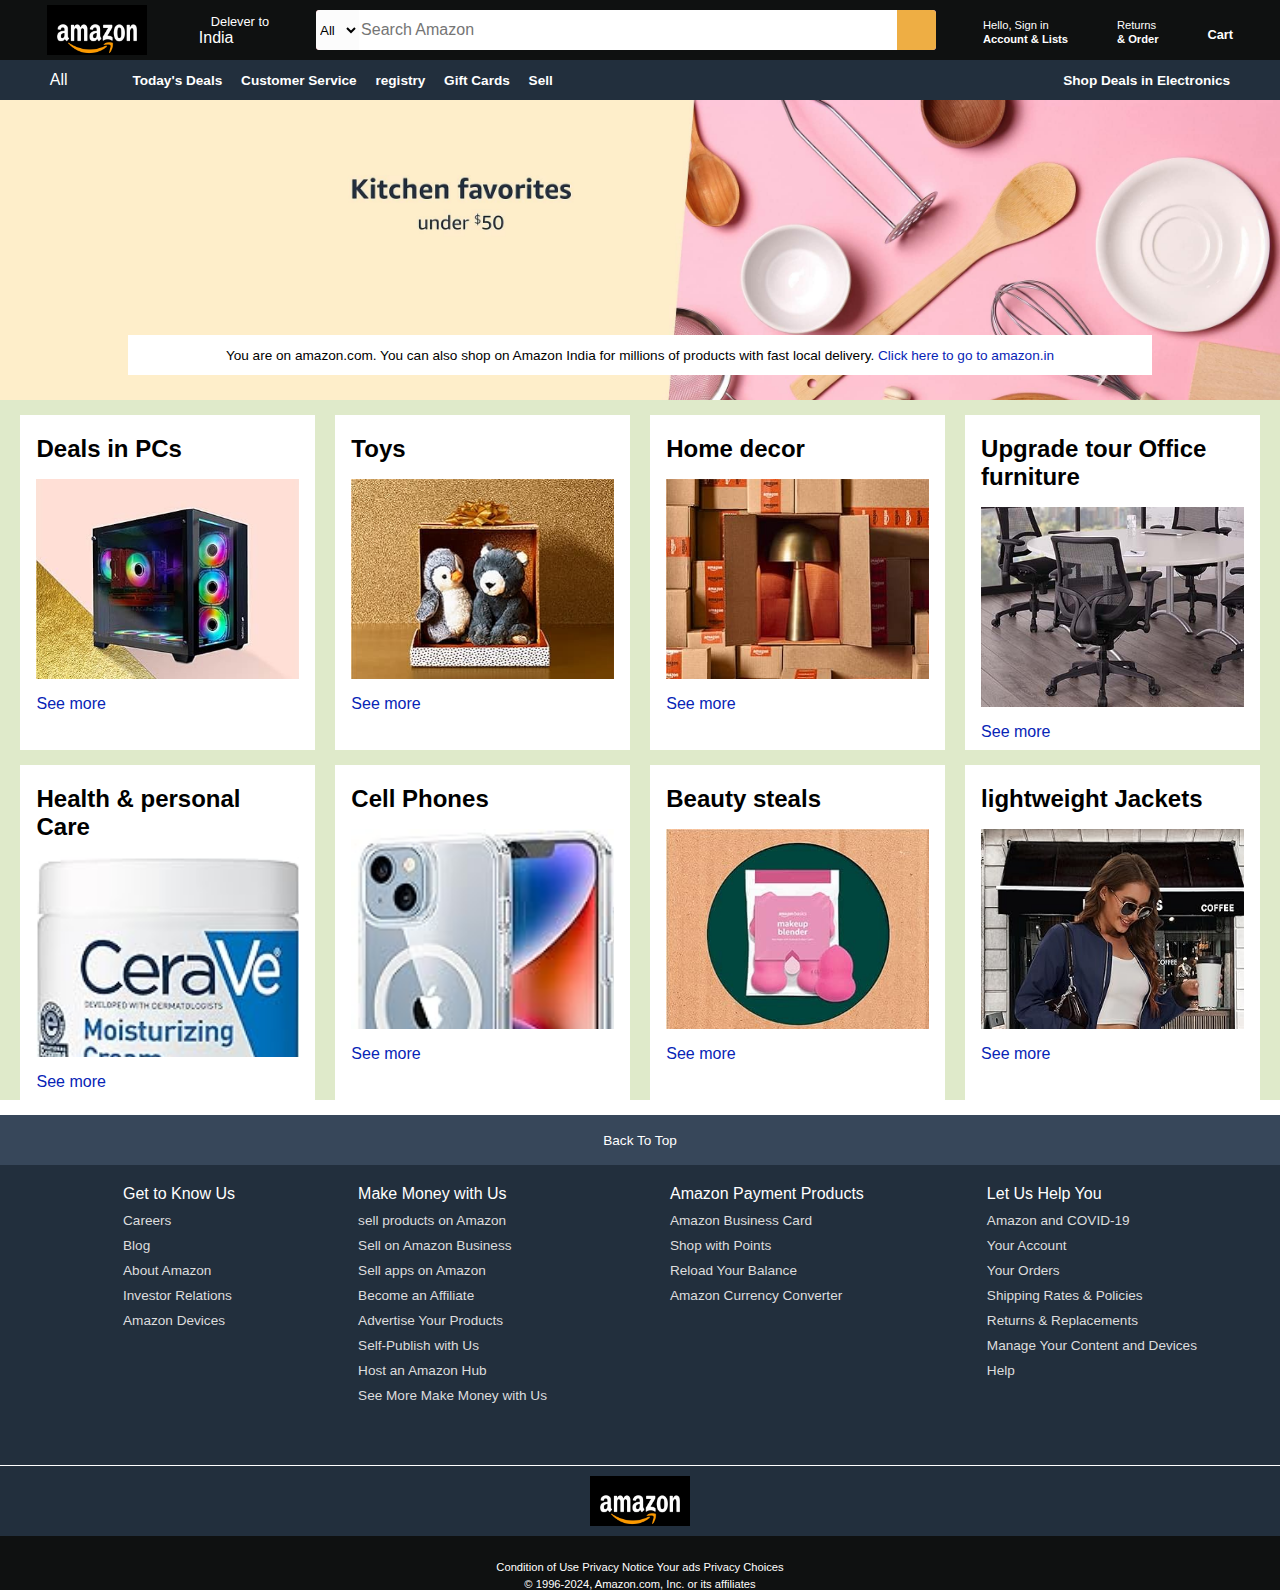
<file: Amazon-clone/index.html>
<!DOCTYPE html>
<html lang="en">
<head>
    <meta charset="UTF-8">
    <meta name="viewport" content="width=device-width, initial-scale=1.0">
    <title>Amazon</title>
    <link rel="stylesheet" href="https://cdnjs.cloudflare.com/ajax/libs/font-awesome/6.6.0/css/all.min.css" integrity="sha512-Kc323vGBEqzTmouAECnVceyQqyqdsSiqLQISBL29aUW4U/M7pSPA/gEUZQqv1cwx4OnYxTxve5UMg5GT6L4JJg==" crossorigin="anonymous" referrerpolicy="no-referrer" />
    <link rel="stylesheet" href="style.css"/>
</head>
<body>
    <header>
        <div class="navbar">
            <div class="nav-logo border">
                <div class="logo"></div>
            </div>
            <div class="nav-address border">
                <p class="add-first">Delever to</p>
                <div class="add-icon">
                    <i class="fa-solid fa-location-dot"></i>
                    <p class="add-second">India</p>
                </div>
            </div>
            <div class="nav-search">
                <select class="search-select">
                    <option>All</option>
                </select>
                <input placeholder="Search Amazon" class="search-input"/>
                <div class="search-icon">
                    <i class="fa-solid fa-magnifying-glass"></i>
                </div>
            </div>
            <div class="nav-signin border">
                <p><span>Hello, Sign in</span></p>
                <p class="nav-second">Account & Lists</p>
            </div>

            <div class="nav-return border">
                <p><span>Returns</span></p>
                <p class="nav-second">& Order</p>
            </div>

            <div class="nav-cart border">
                <i class="fa-solid fa-cart-shopping"></i>
                Cart
            </div>
        </div>

        <div class="panel">
            <div class="panel-all">
                <i class="fa-solid fa-bars"></i>
                All
            </div>
            <div class="panel-ops">
                <p>Today's Deals</p>
                <p>Customer Service</p>
                <p>registry</p>
                <p>Gift Cards</p>
                <p>Sell</p>
            </div>
            <div class="panel-deals">
                Shop Deals in Electronics
            </div>
        </div>

        
    </header>


    <div class="hero-section">
        <div class="hero-mess">
            <p>You are on amazon.com. You can also shop on Amazon India for millions of products with fast local delivery. <a>Click here to go to amazon.in</a></p>
        </div>
    </div>


    <div class="shop-section">
        <div class="box">
            <div class="box-content">
                <h2>Deals in PCs</h2>
                <div class="box-img" style="background-image: url('img1.jpg');"></div>
                <p>See more</p>
            </div>
        </div>
        <div class="box">
            <div class="box-content">
                <h2>Toys</h2>
                <div class="box-img" style="background-image: url('img2.jpg');"></div>
                <p>See more</p>
            </div>
        </div>
        <div class="box">
            <div class="box-content">
                <h2>Home decor</h2>
                <div class="box-img" style="background-image: url('img3.jpg');"></div>
                <p>See more</p>
            </div>
        </div>
        <div class="box">
            <div class="box-content">
                <h2>Upgrade tour Office furniture</h2>
                <div class="box-img" style="background-image: url('img4.jpg');"></div>
                <p>See more</p>
            </div>
        </div>
        <div class="box">
            <div class="box-content">
                <h2>Health & personal Care</h2>
                <div class="box-img" style="background-image: url('img5.jpg');"></div>
                <p>See more</p>
            </div>
        </div>
        <div class="box">
            <div class="box-content">
                <h2>Cell Phones </h2>
                <div class="box-img" style="background-image: url('img6.jpg');"></div>
                <p>See more</p>
            </div>
        </div>
        <div class="box">
            <div class="box-content">
                <h2>Beauty steals</h2>
                <div class="box-img" style="background-image: url('img7.jpg');"></div>
                <p>See more</p>
            </div>
        </div>
        <div class="box">
            <div class="box-content">
                <h2>lightweight Jackets</h2>
                <div class="box-img" style="background-image: url('img.jpg');"></div>
                <p>See more</p>
            </div>
        </div>
    </div>

    <footer>
        <div class="foot-panel1">
            Back To Top
        </div>

        <div class="foot-panel2">
            <ul>
               <p> Get to Know Us</p>
                <a>Careers</a>
                <a>Blog</a>
                <a>About Amazon</a>
                <a> Investor Relations</a>
                <a>Amazon Devices</a>
            </ul>
            <ul>
                <p>Make Money with Us</p>
                <a>sell products on Amazon</a>
                <a>Sell on Amazon Business</a>
                <a>Sell apps on Amazon</a>
                <a> Become an Affiliate</a>
                <a>Advertise Your Products</a>
                <a>Self-Publish with Us</a>
                <a>Host an Amazon Hub</a>
                <a>See More Make Money with Us</a>
             </ul>
             <ul>
                	
                <p>Amazon Payment Products</p>
                <a>Amazon Business Card</a>
                <a>Shop with Points</a>
                <a>Reload Your Balance</a>
                <a>Amazon Currency Converter</a>
             </ul>
             <ul>
                <p>Let Us Help You</p>
                <a>Amazon and COVID-19</a>
                <a>Your Account</a>
                <a>Your Orders</a>
                <a>Shipping Rates & Policies</a>
                <a>Returns & Replacements</a>
                <a>Manage Your Content and Devices</a>
                <a>Help</a>
             </ul>
        </div>

        <div class="foot-panel3">
            <div class="logo"></div>
        </div>

        <div class="foot-panel4">
            <div class="pages">
                <a>Condition of Use</a>
                <a>Privacy Notice</a>
                <a>Your ads Privacy Choices</a>
            </div>
            <div class="copyright">&copy; 1996-2024, Amazon.com, Inc. or its affiliates</div>
        </div>
    </footer>
</body>
</html>
</file>
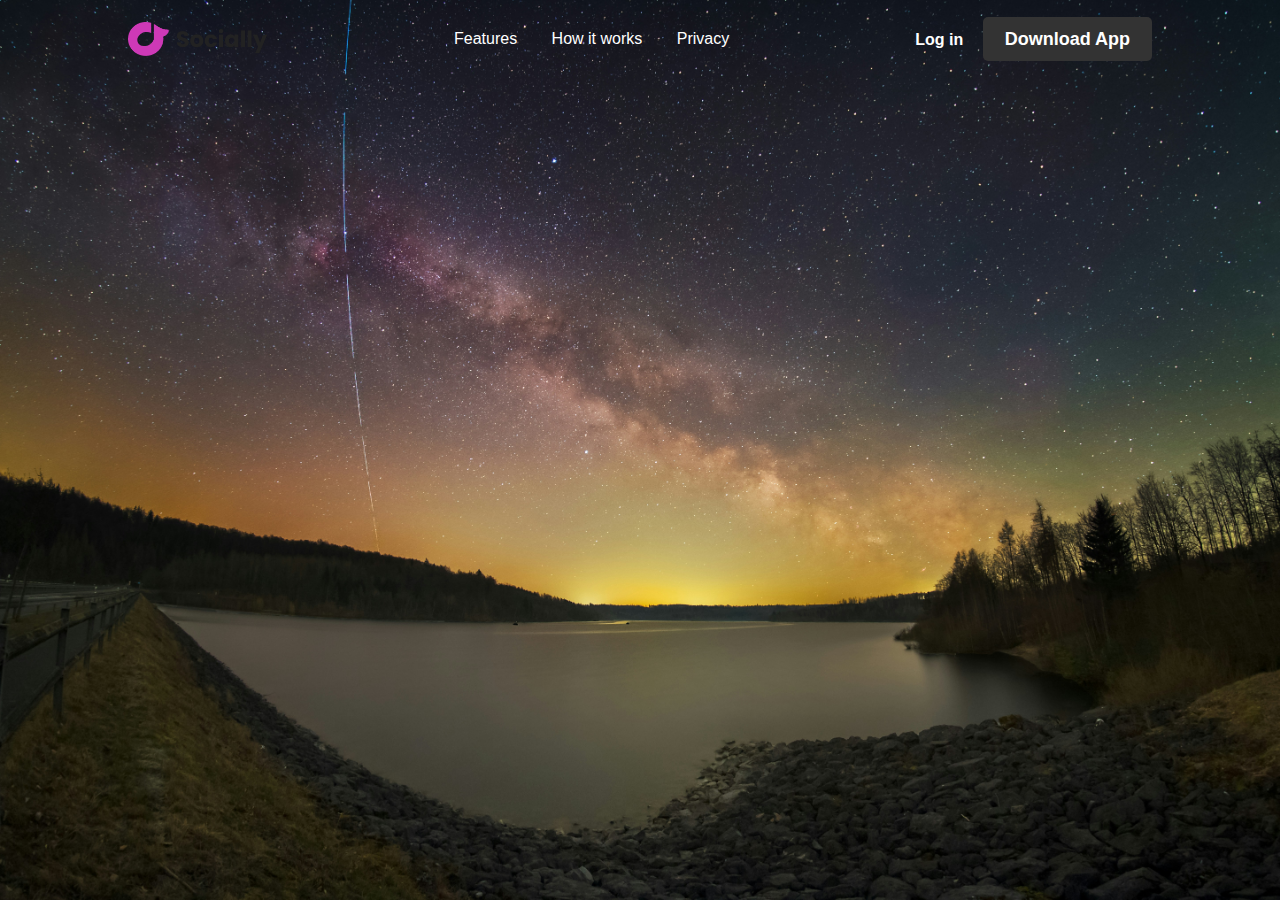
<file: My-Page/index.html>
<!DOCTYPE html>
<html lang="en">
<head>
    <meta charset="UTF-8">
    <meta name="viewport" content="width=device-width, initial-scale=1.0">
    <title>Sarthak's Page</title>
    <link rel="stylesheet"  href="style.css" />
</head>
<body>
    <div class="hero">
        <nav>
            <img src="images/logo.png" class="logo" />
            <ul>
                <li><a href="#">Features</a></li>
                <li><a href="#">How it works<a></li>
                <li><a href="#">Privacy</a></li>
            </ul>
            <div>
                <a href="#" class="login-btn">Log in</a>
                <a href="#" class="btn">Download App</a>
            </div>
        </nav>

        <div class="content">
            <h1 class="anim">Make <br/> New friends</h1>
            <p class="anim"> Lorem ipsum dolor sit amet, consectetur adipisicing elit. Veritatis alias iure, saepe illo nobis nostrum impedit explicabo, totam eveniet quia laboriosam, ipsam in nulla tenetur quas perferendis sed! Earum, eveniet!</p>
            <a href="#" class="btn anim">Join Now</a>
        </div>

        <img src="images/pics.png" class="feature-img anim"/>
    </div>
</body>
</html>
</file>
<file: Amazon-clone/style.css>
*{
    margin: 0;
    font-family: Arial, Helvetica, sans-serif;
    border: border-box;
}

.navbar{
    height: 60px;
    background-color: #0f1111;
    color: #fff;
    display: flex;
    align-items: center;
    justify-content: space-evenly;
}
.nav-logo{
    height: 50px;
    width: 100px;
}
.logo{
    background-image: url("logo.webp");
    background-size: cover;
    height: 50px;
    width: 100px;
}
.border{
    border: 2px solid transparent;
}
.border:hover{
    border: 2px solid #fff;
}

/* Box 2*/
.add-first{
 columns: #cccccc;
 font-size: 0.8rem;
 margin-left: 15px;
}
.add-second{
    columns: #fff;
    font-size: 1rem;
    margin-left: 3px;
}
.add-icon{
    display: flex;
    align-items: center;
}
/* Box 3*/
.nav-search{
    display: flex;
    justify-content: space-evenly;
    background-color: pink;
    width: 620px;
    height: 40px;
    border-radius: 3px;
}
.nav-search:hover{
    border: 2px solid orange;
}

.search-select{
    background-color: #fcfcfc;
    width: 50px;
    align-items: center;
    border-top-left-radius: 4px;
    border-bottom-left-radius: 4px;
    border:none;
}

.search-input{
    width: 100%;
    font-size: 1rem;
    border: none;
}
.search-icon{
    width: 45px;
    display: flex;
    justify-content: center;
    align-items: center;
    font-size: 1.2rem;
    background-color: #e9a91ec6;
    border-top-right-radius: 4px;
    border-bottom-right-radius: 4px;
    border:none;
    color: #0f1111;
}

/* Box 4*/

span{
    font-size: 0.7rem;

}
.nav-second{
    font-size: 0.7rem;
    font-weight: 800;
}

/* box 6*/
.nav-cart i{
    font-size: 25px;
}

.nav-cart{
    font-size: 0.8rem;
    font-weight: 700;
}
/*Pannel*/

.panel{
    height: 40px;
    background-color: #222f3d;
    color: #fff;
    display: flex;
    align-items: center;
    justify-content: space-evenly;

}
.panel-ops p{
    display: inline;
    margin-left: 15px;

}
.panel-ops{
    width: 70%;
    font-size: 0.85rem;
    font-weight: 700;
}

.panel-deals{
    font-size: 0.85rem;
    font-weight: 700;
}

/* hero sec*/

.hero-section{
    background-image: url("hero.jpg");
    height: 300px;
    background-size: cover;
    display: flex;
    justify-content: center;
    align-items: flex-end;
   
}

.hero-mess{
background-color: #fff;
    color: black;
    height: 40px;
    display: flex;
    align-items: center;
    justify-content: center;
    font-size: 0.85rem;
    width: 80%;
    margin-bottom: 25px;

}

.hero-mess a{
    color: #0724b6;
}
/*Shop Section*/

.shop-section{
    display: flex;
    flex-wrap: wrap;
    justify-content: space-evenly;
    background-color: #dfeaca;
}
.box{
    /*border: 2px solid black;*/
    height: 300px;
    width: 23%;
    background-color: #fff;
    padding: 20px 0px 15px;
    margin-top: 15px;
}

.box-img{
    height: 200px;
    background-size: cover;
    margin-top:1rem;
    margin-bottom: 1rem;
}
.box-content{
    margin-left: 1rem;
    margin-right: 1rem;
}
.box-content p {
    color: #0724b6;
}
/* Footer */
footer{
    margin-top: 15px;
}
.foot-panel1{
    background-color: #37475a;
    color: #fff;
    height: 50px;
    display: flex;
    justify-content: center;
    align-items: center;
    font-size: 0.85rem;
}

.foot-panel2{
    background-color: #222f3d;
    color: #fff;
    height: 300px;
    display: flex;
    justify-content: space-evenly;

}

ul{
    margin-top: 20px;
}

ul a{
    display: flex;
    font-size: 0.85rem;
    margin-top: 10px;
    color: #dddddd;
}

.foot-panel3{
    background-color: #222f3d;
    color: #fff;
    border-top: 0.5px solid #fff;
    height: 70px;
    display: flex;
    justify-content: center;
    align-items: center;
}

.logo{
    background-image: url('logo.webp');
    background-size: cover;
    height: 50px;
    width: 100px;
}
.foot-panel4{
    background-color: #0f1111;
    color: #fff;
    font-size: 0.7rem;
    text-align: center;
}
.pages{
    padding-top: 25px;
}

.copyright{
    padding-top: 5px;
}
</file>
<file: My-Page/style.css>
* {
  margin: 0;
  padding: 0;
  box-sizing: border-box;
  font-family: "Segoe UI", Tahoma, Geneva, Verdana, sans-serif;
}

.hero {
  width: 100%;
  min-height: 100vh;
  background-image: url("images/bg1.jpg");
  background-position: center;
  background-size: cover;
  padding: 10px 10%;
  overflow: hidden;
  position: relative;
}

nav {
  padding: 10px 0;
  display: flex;
  align-items: center;
  justify-content: space-between;
}

.logo {
  width: 140px;
}
nav ul li {
  display: inline-block;
  list-style-type: none;
  margin: 10px 15px;
}
nav ul li a {
  text-decoration: none;
  color: #ffffff;
  font-weight: 400;
  transition: all 0.3s ease-in-out;
}

nav ul li a:hover {
  box-shadow: 0px 10px 20px rgba(255, 255, 100, 0.7);
}

.login-btn {
  text-decoration: none;
  color: #ffffff;
  margin-right: 15px;
  font-weight: bold;
}

.btn {
  padding: 10px 20px;
  font-size: 18px;
  font-weight: bold;
  text-decoration: none;
  color: white;
  background: #333;
  border: 2px solid transparent;
  border-radius: 5px;
  transition: all 0.3s ease-in-out;
}

.content {
  margin-top: 10%;
  max-width: 600px;
}
.content h1 {
  font-size: 70px;
  color: #fffefe;
}
.content p {
  margin: 10px 0 30px;
  color: #fffafa;
  animation-delay: 0.5s;
}

.content .btn {
  padding: 15px 80px;
  font-size: 16px;
  animation-delay: 1s;
}

.btn:hover {
  border-bottom-right-radius: 30px;
  border-color: white;
  box-shadow: 0 0 10px rgb(255, 255, 100), 0 0 30px rgb(255, 255, 150);
}

.feature-img {
  width: 450px;
  position: absolute;
  bottom: 0;
  right: 10%;
}

.feature-img .anim {
  animation-delay: 1.5s;
}

.anim {
  opacity: 0;
  transform: translateY(30px);
  animation: moveup 0.5s linear forwards;
}

@keyframes moveup {
  100% {
    opacity: 1;
    transform: translateY(0px);
  }
}

/* Responsive for other devices */
@media (max-width: 991px) {
  .hero {
    padding: 20px 5%;
    /* text-align: center; */
  }
  nav {
    flex-direction: row;
  }
  nav ul {
    display: flex;
  }
  nav ul li {
    display: block;
    margin: 10px 4px;
  }
  .feature-img {
    position: relative;
    width: 300px;
    right: 0;
    margin: 0 auto;
    display: block;
  }
  .content {
    margin-top: 60px;
    max-width: 100%;
  }
  .content h1 {
    font-size: 48px;
  }
  .content .btn {
    padding: 15px 50px;
}
}


@media (max-width:576px) {
    .hero{
        padding: 20px 3%;
    }
    .logo{
        width: 100px;
    }

    .content h1{
        font-size: 36px;
    }
    .content p {
        font-size: 14px;
    }

    .content .btn {
        font-size: 14px;
        padding: 12px 40px;
    }

    .feature-img {
        width: 200px;
    }
}
</file>
